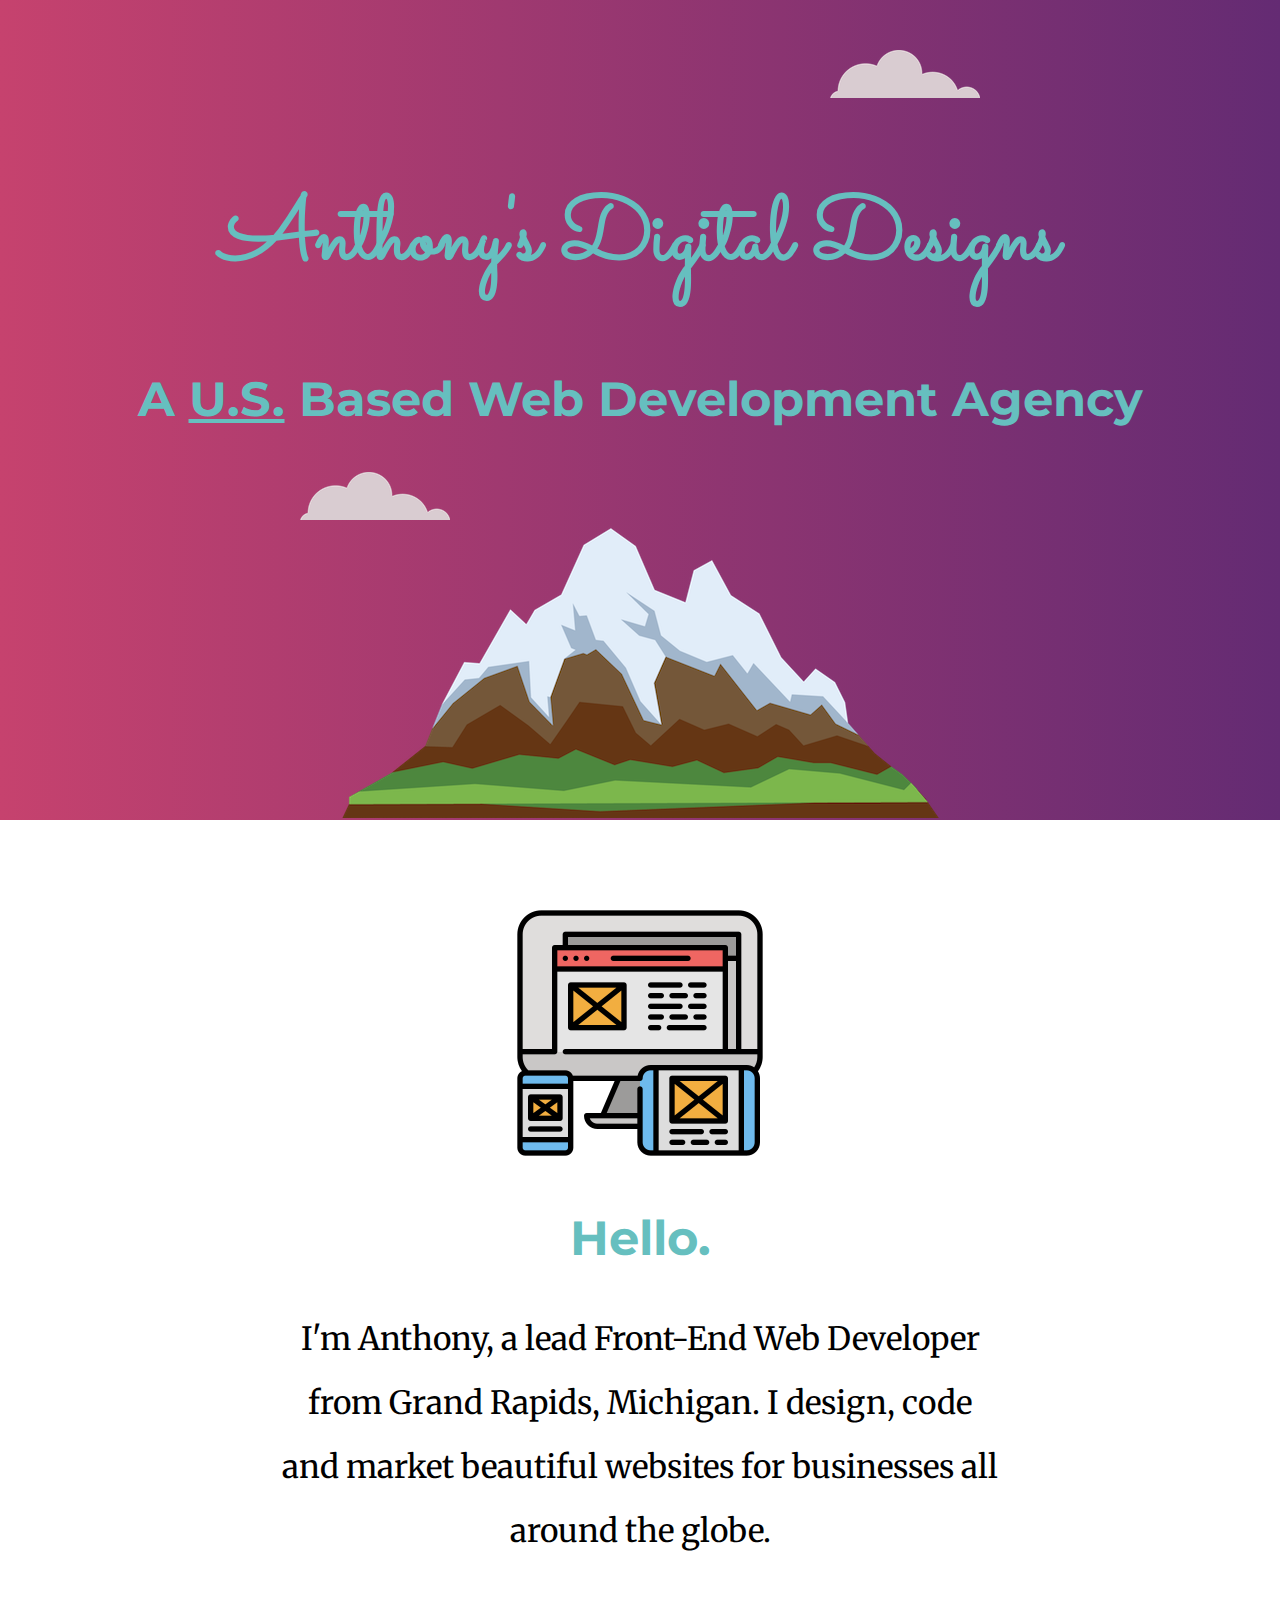
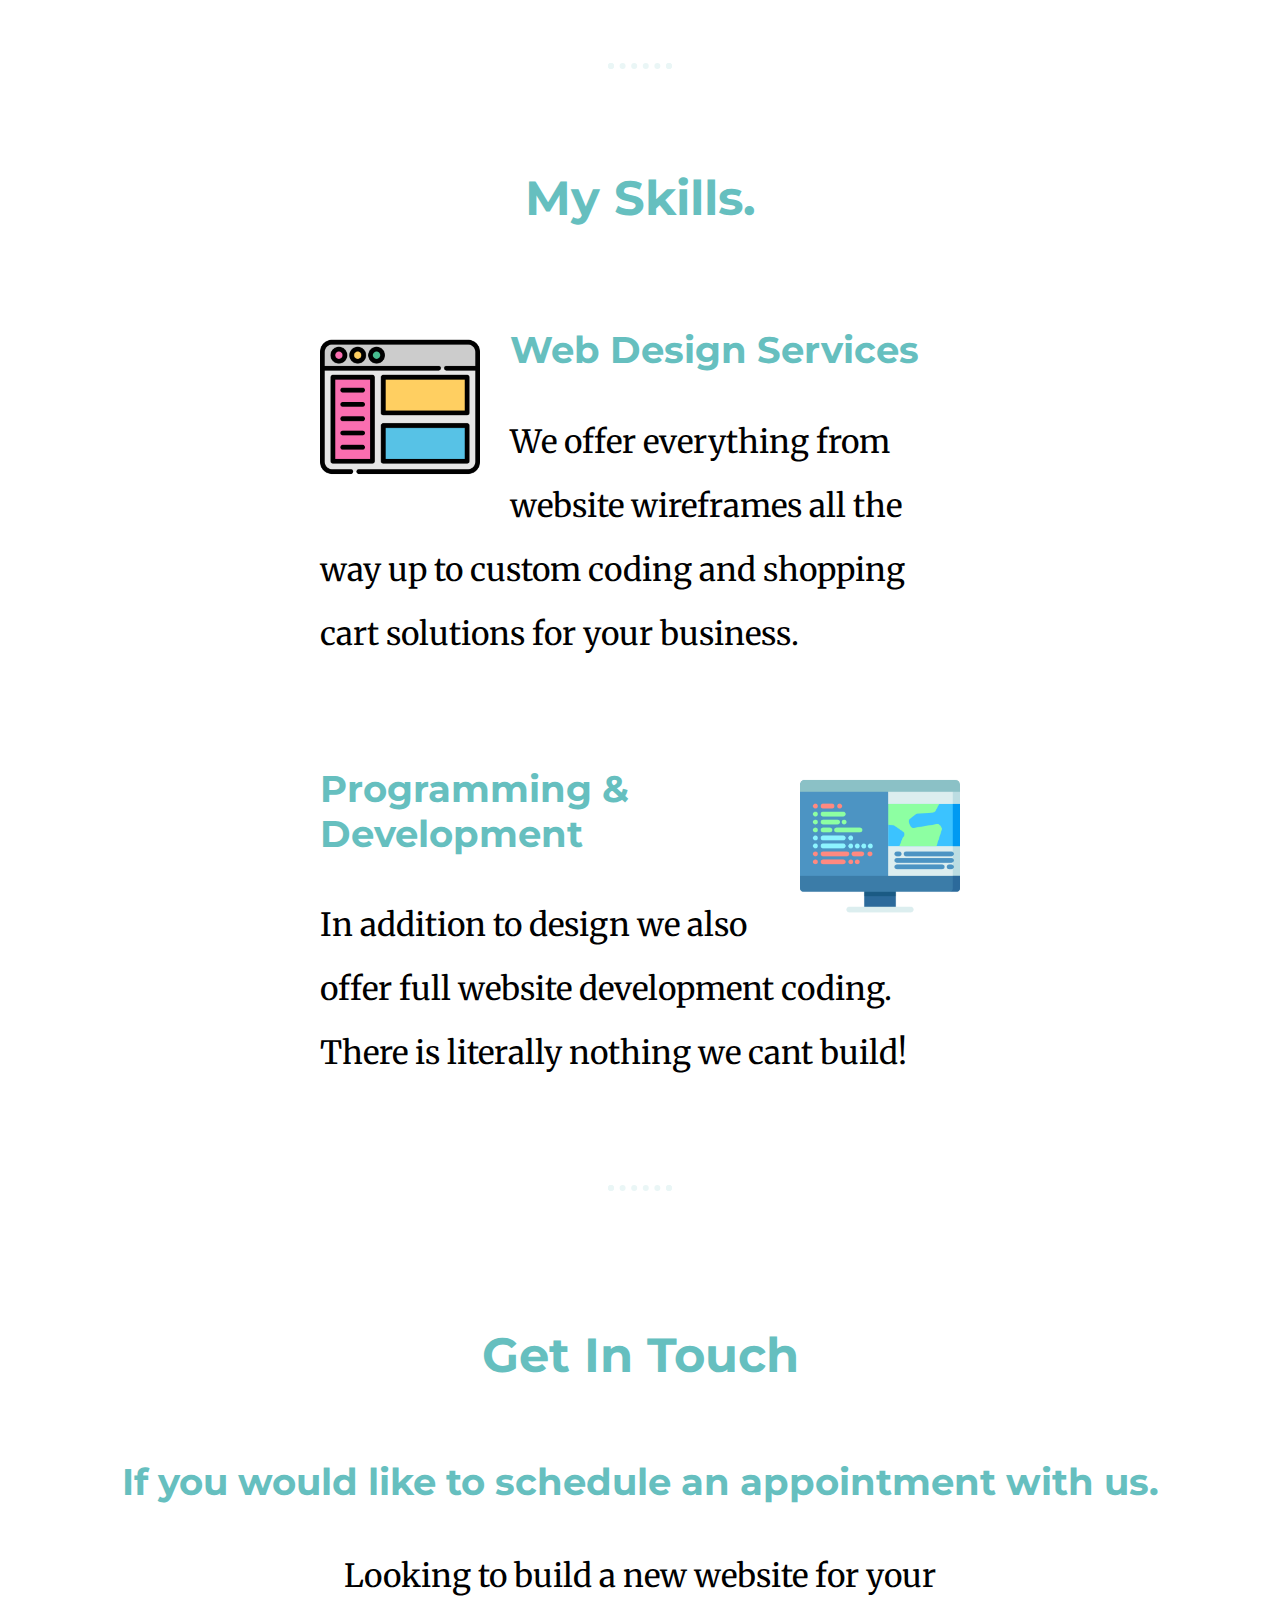
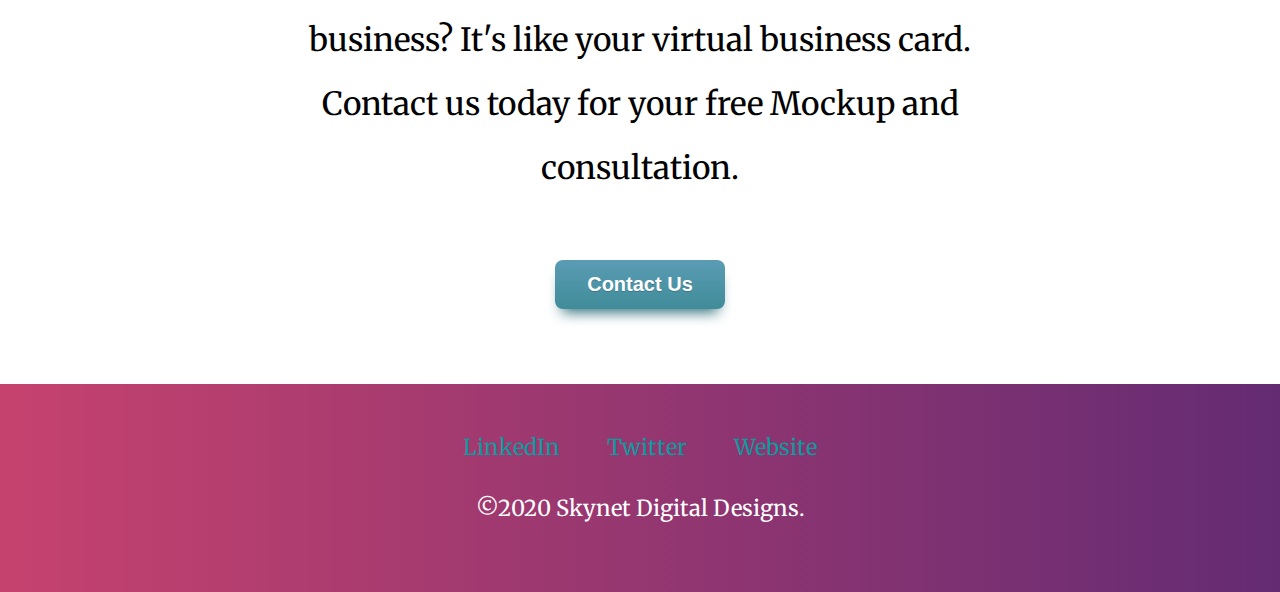
<file: index.html>
<!DOCTYPE html>
<html lang="en">
<head>
    <meta charset="UTF-8">
    <meta name="viewport" content="width=device-width, initial-scale=1.0">
    <title>Anthony Smith</title>
    <link rel="stylesheet" href="styles.css">
    <link rel="icon" type="image/png" sizes="16x16" href="/favicon-16x16.png">
    <link href="https://fonts.googleapis.com/css?family=Merriweather|Montserrat|Sacramento&display=swap" rel="stylesheet">
</head>
<body>
    <div class="top-container">
        <img class="top-cloud"src="images/cloud.png" alt="cloud-img">
        <h1>Anthony's Digital Designs</h1>
        <h2>A <span class="pro">U.S.</span> Based Web Development Agency</h2>
        <img class="bottom-cloud"src="images/cloud.png" alt="">
        <img class="mountain" src="images/mountain.png" alt="">
    </div>

    <div class="middle-container">
        <div class="profile">
          <img src="computer.png" alt="">
          <h2>Hello.</h2>
          <p class="words">I'm Anthony, a lead Front-End Web Developer from Grand Rapids, Michigan. I design, code and market beautiful websites for businesses all around the globe.</p>
        </div>
        <hr>
        <div class="skills">
          <h2>My Skills.</h2>
          <div class="skill-row">
            <img class="code-img" src="technical.png" alt="">
            <h3>Web Design Services</h3>
            <p>We offer everything from website wireframes all the way up to custom coding and shopping cart solutions for your business.</p>
          </div>
          <div class="skill-row">
            <img class="code-png" src="code.png" alt="">
            <h3>Programming & Development</h3>
            <p>In addition to design we also offer full website development coding. There is literally nothing we cant build!</p>
          </div>
        </div>
        <hr>
        <div class="contact-me">
          <h2 class="touch">Get In Touch</h2>
          <h3>If you would like to schedule an appointment with us.</h3>
          <p class="text">Looking to build a new website for your business? It's like your virtual business card. Contact us today for your free Mockup and consultation.</p>
          <a href="#" class="myButton">Contact Us</a>
        </div>
      </div>
      
      
      <div class="bottom-container">
        <a class="footer-link" href="https://www.https://www.linkedin.com/in/anthony-smith-b1085389/">LinkedIn</a>
        <a class="footer-link" href="https://https://twitter.com/tonycodesdaily/">Twitter</a>
        <a class="footer-link" href="https://www.anthonysdigital.net">Website</a>
        <p class="signature">©2020 Skynet Digital Designs.</p>
      </div>
      
    
</body>
</html>
</file>
<file: styles.css>
body {
    margin: 0;
    text-align: center;
    font-family: 'Merriweather', serif;
    font-size: 200%;
}

h1 {
    margin: 50px auto 0 auto;
    font-size: 5.625rem;
    font-family: 'Sacramento', cursive;
    color: #66BFBF;
    line-height: 2;
}

h2 {
    font-family: 'Montserrat', sans-serif;
    font-weight: normal;
    color: #66BFBF;
    font-weight: bold;
}


h3 {
    font-family: 'Montserrat', sans-serif;
    color: #66BFBF;
}

.top-container {
     background: #642B73;  /* fallback for old browsers */
    background: -webkit-linear-gradient(to right, #C6426E, #642B73);  /* Chrome 10-25, Safari 5.1-6 */
    background: linear-gradient(to right, #C6426E, #642B73); /* W3C, IE 10+/ Edge, Firefox 16+, Chrome 26+, Opera 12+, Safari 7+ */
    position: relative;
    padding-top: 100px; 
}

.middle-container {
    
}

.top {
    width: 200px;
    height: 200px;
}

.bottom {
    
}

.pro {
    text-decoration: underline;
}

.bottom-cloud {
    position: absolute;
    left: 300px;
    bottom: 300px;
}

.top-cloud {
    position: absolute;
    right: 300px;
    top: 50px;
    
}

.skill-row {
    width: 50%;
    margin: 100px auto 100px auto;
    text-align: left;
}

.code-img {
    width: 25%;
    float: left;
    margin-right: 30px;
}

.code-png {
    width: 25%;
    float: right;
    margin-left 30px;
}

.profile {
    margin: 85px;
}

.mountain {
    margin: -7px;
}

.btn {
    background-color: #66BFBF;
    width: 150px;
    height: 75px;
    border-radius: 20px;
    margin: 25px;
}

.bottom-container {
    background: #642B73;  /* fallback for old browsers */
    background: -webkit-linear-gradient(to right, #C6426E, #642B73);  /* Chrome 10-25, Safari 5.1-6 */
    background: linear-gradient(to right, #C6426E, #642B73); /* W3C, IE 10+/ Edge, Firefox 16+, Chrome 26+, Opera 12+, Safari 7+ */
    position: relative;
    padding-top: 100px; 
    padding: 40px;
    

}

.signature {
    color: white;
    font-size: 22px;
}

.touch {
    font-weight: bolder;
    padding: 35px;
}

.contact-me {
    margin: 75px;
}

.words {
    width: 65%;
    margin: auto;
}

.footer-link {
    text-decoration: none;
    color: #11999E;
    padding: 20px;
    font-size: 22px;
    
}

.text {
    width: 65%;
    margin: 40px auto 60px;;
}

p {
    line-height: 2;
}

hr {
    border: dotted#EAF6F6 6px;
    border-bottom: none;
    width: 4%;
    margin: 100px auto;
}

.myButton {
	box-shadow: 0px 10px 14px -7px #276873;
	background:linear-gradient(to bottom, #599bb3 5%, #408c99 100%);
	background-color:#599bb3;
	border-radius:8px;
	display:inline-block;
	cursor:pointer;
	color:#ffffff;
	font-family:Arial;
	font-size:20px;
	font-weight:bold;
	padding:13px 32px;
	text-decoration:none;
	text-shadow:0px 1px 0px #3d768a;
}
.myButton:hover {
	background:linear-gradient(to bottom, #408c99 5%, #599bb3 100%);
	background-color:#408c99;
}
.myButton:active {
	position:relative;
	top:1px;
}

a:hover {
    color: white;
}
</file>
